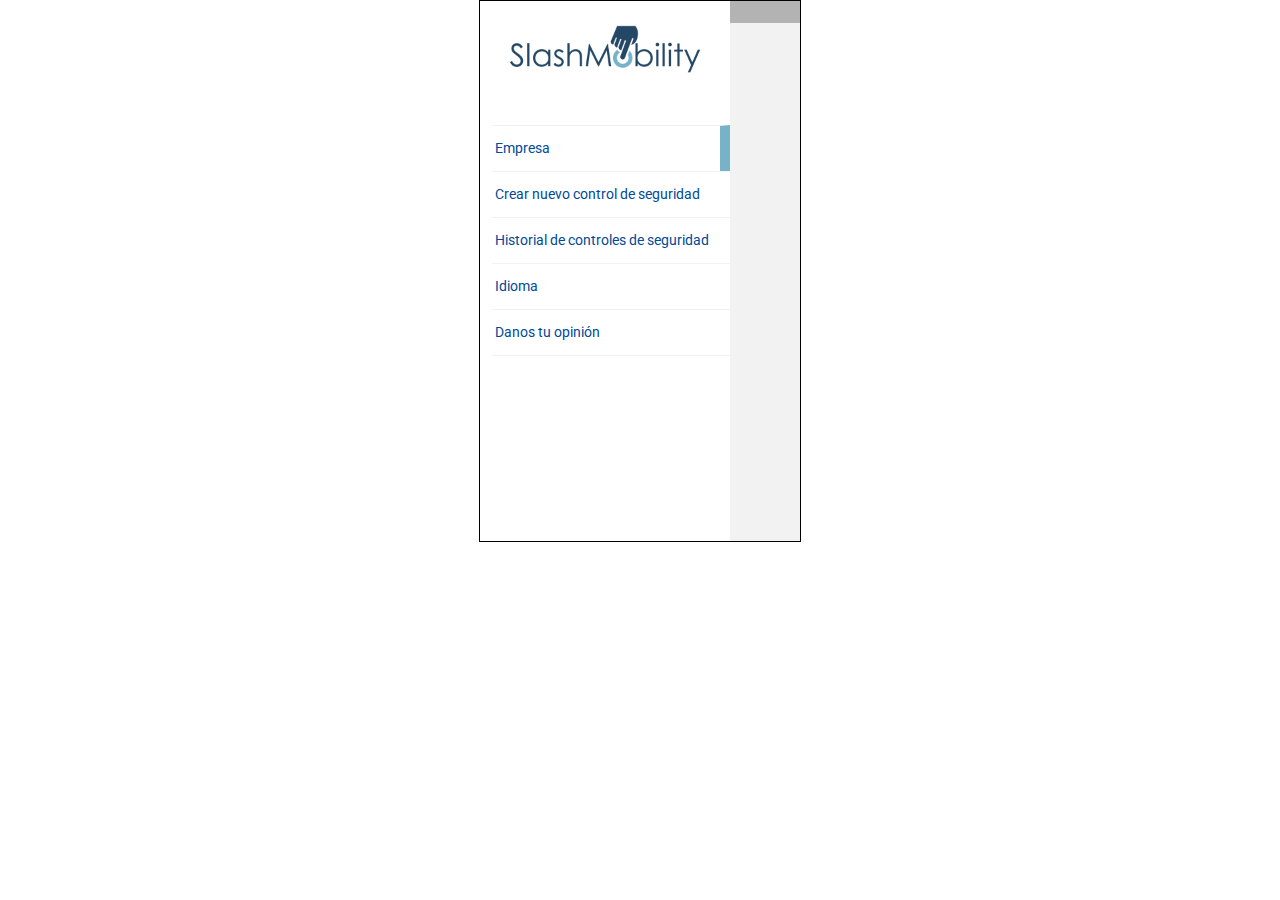
<file: screen_1/index.html>
<!DOCTYPE html>
<html>
  <head>
      <title>Hybrid Front-End Test</title>
      <meta charset="utf-8">
      <link rel="stylesheet" type="text/css" href="./style.min.css">
      <link href="https://fonts.googleapis.com/css?family=Roboto" rel="stylesheet">
  </head>

  <body>
      <div class="navigation">
        <header>
          <img class="logo" src="./images/img_logo@3x.png">
        </header>
        <nav id="main">
          <ul>
            <li class="selected">Empresa</li>
            <li>Crear nuevo control de seguridad</li>
            <li>Historial de controles de seguridad</li>
            <li>Idioma</li>
            <li>Danos tu opinión</li>
          </ul>
        </nav>
      </div>
      <aside>
        <div class="topbar"></div>
      </aside>
   </body>
</html>
</file>
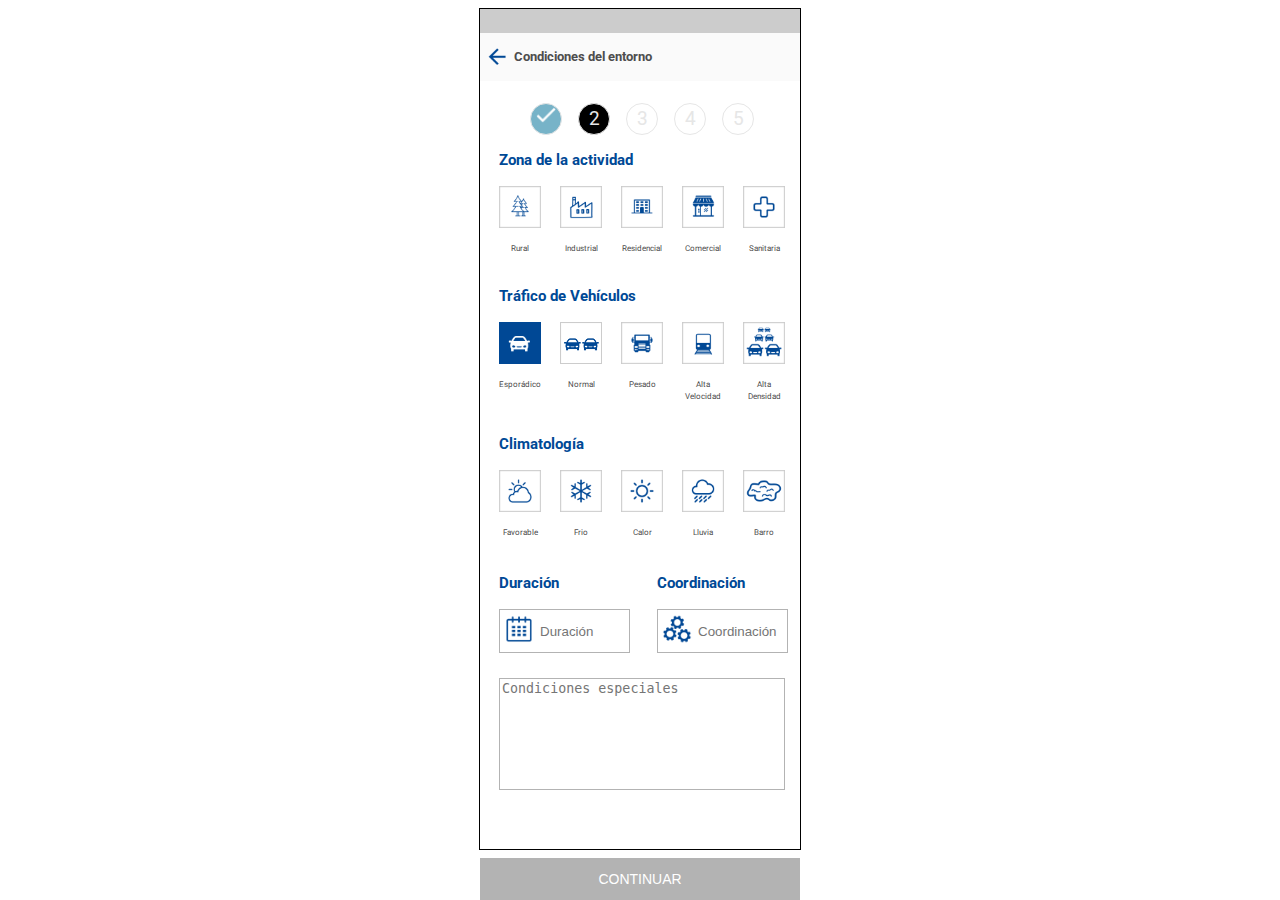
<file: screen_2/index.html>
<!DOCTYPE html>
<html>
  <head>
      <title>Hybrid Front-End Test</title>
      <meta charset="utf-8">
      <link rel="stylesheet" type="text/css" href="./styles.min.css">
      <link href="https://fonts.googleapis.com/css?family=Roboto" rel="stylesheet">
  </head>
  <body>

    <div class="bkground">
    <header></header>

    <nav>
      <img class="arrow" src="./images/ic_arrow_back@3x.png">
      <h6>Condiciones del entorno</h6>
    </nav>

     <div class="circles" >
       <div class="circle complete">
         <img id="tick" src="./images/ic_check@3x.png">
       </div>
       <div class="circle in-process">
        <span>2</span>
       </div>
       <div class="circle">
        <span>3</span>
       </div>
       <div class="circle">
        <span>4</span>
       </div>
       <div class="circle">
       <span>5</span>
       </div>
     </div>

     <section>
       <h5>Zona de la actividad</h5>
        <article>
          <img src="./images/ic_zona_rural@3x.png">
          <p>Rural</p>
        </article>
        <article>
          <img src="./images/ic_zona_industrial@3x.png">
          <p>Industrial</p>
        </article>
        <article>
          <img src="./images/ic_zona_residencial@3x.png">
          <p>Residencial</p>
        </article>
        <article>
          <img src="./images/ic_zona_comercial@3x.png">
          <p>Comercial</p>
        </article>
        <article>
          <img src="./images/ic_zona_sanitaria@3x.png">
          <p>Sanitaria</p>
        </article>
     </section>

     <section>
       <h5>Tráfico de Vehículos</h5>
        <article>
          <img class="selected" src="./images/ic_traffic_esporadico_select@3x.png">
          <p>Esporádico</p>
        </article>
        <article>
          <img src="./images/ic_traffic_normal@2x.png">
          <p>Normal</p>
        </article>
        <article>
          <img src="./images/ic_traffic_pesado@3x.png">
          <p>Pesado</p>
        </article>
        <article>
          <img src="./images/ic_traffic_altavelocidad@3x.png">
          <p>Alta<br>Velocidad</p>
        </article>
        <article>
          <img src="./images/ic_traffic_altadensidad@3x.png">
          <p>Alta<br>Densidad</p>
        </article>
     </section>

     <section>
       <h5>Climatología</h5>
        <article>
          <img src="./images/ic_clima_favorable@3x.png">
          <p>Favorable</p>
        </article>

        <article>
          <img src="./images/ic_clima_frio@3x.png">
          <p>Frio</p>
        </article>

        <article>
          <img src="./images/ic_clima_sol@3x.png">
          <p>Calor</p>
        </article>

        <article>
          <img src="./images/ic_clima_lluvia@3x.png">
          <p>Lluvia</p>
        </article>

        <article>
          <img src="./images/ic_clima_barro@3x.png">
          <p>Barro</p>
        </article>
     </section>

     <section class="duracion">
        <article>
          <h5>Duración</h5>
          <div class="input">
            <img src="./images/ic_fecha@3x.png" class="ico_input">
            <input type="text" placeholder="Duración">
          </div>
        </article>

        <article>
          <h5>Coordinación</h5>
          <div class="input">
            <img src="./images/ic_coordinacion@3x.png" class="ico_input">
            <input type="text" placeholder="Coordinación">
          </div>
        </article>
     </section>

     <section>
      <textarea placeholder="Condiciones especiales"></textarea>
     </section>

    <footer>
      <button>CONTINUAR</button>
    </footer>

    </div>
  </body>
</html>
</file>
<file: screen_1/style.min.css>
body{height:540px;width:320px;margin:auto;border:1px solid #000}.navigation{width:250px;height:100%;display:inline-block}.logo{height:52px;width:196px;margin:0 auto 50px;display:block;padding-top:22px}nav#main ul{list-style-type:none;color:#004996;font-family:Roboto,sans-serif;font-size:14px;padding-left:12px}nav#main li{height:45px;line-height:45px;border-top:1px solid #f2f2f2;padding-left:3px}nav#main li:last-child{border-bottom:1px solid #f2f2f2}nav#main li.selected,nav#main li:hover{border-right:10px solid #77b3c8}aside{background-color:#f2f2f2;height:540px;width:70px;float:right}aside .topbar{background-color:#b3b3b3;height:22px;display:block}
</file>
<file: screen_2/styles.min.css>
body{font-family:'Roboto',sans-serif;font-size:14px}.bkground{height:840px;width:320px;margin:auto;border:1px solid black;font-family:'Roboto',sans-serif;font-size:14pt}header{height:24px;background-color:#ccc}nav{height:48px;background-color:#fAfAfA}.arrow{height:24px;width:24px;padding-left:6px;padding-top:12px}h6{color:#4d4d4d;display:inline;position:absolute;margin-top:16px;margin-left:4px}.circles{height:26px;margin-left:39px;margin-right:39px;padding-top:22px;padding-bottom:22px}.circles .complete{border:1px solid #77b3C8;height:30px;width:30px;border-radius:30px;background-color:#77b3C8}.circles .in-process{border:1px solid #000;height:30px;width:30px;border-radius:30px;color:#fff;background-color:#000;margin-left:22px}.circles .circle{border:1px solid #e6e6e6;height:30px;width:30px;border-radius:30px;display:inline-block;margin-left:11px;text-align:center;line-height:30px}#tick{height:20px;width:20px}span{color:#e6e6e6}section{margin-left:19px;color:#004996}h5{margin:0;padding-top:0;padding-bottom:17px}article{display:inline-table;margin-right:14px}article:last-child{margin-right:0}img{height:42px;width:42px}article img{padding-bottom:10px}article p{line-height:12px;margin:0;padding-top:0;padding-bottom:32px;font-size:8px;color:#4d4d4d;text-align:center}footer{position:fixed;bottom:0}footer button{line-height:40px;background-color:#b3b3b3;color:#fff;border:none;width:320px;font-size:14px}.input{display:inline-block}.input img{display:inline-block;float:left;height:30px;width:30px;position:absolute;margin-top:5px;margin-left:5px}.input input{padding-left:40px;width:87px;height:40px;border:1px solid #b3b3b3;background:white}textarea{width:280px;height:106px;resize:none;border:1px solid #b3b3b3;background:white;margin-top:25px}.duracion article:first-child{margin-right:22px}
</file>
